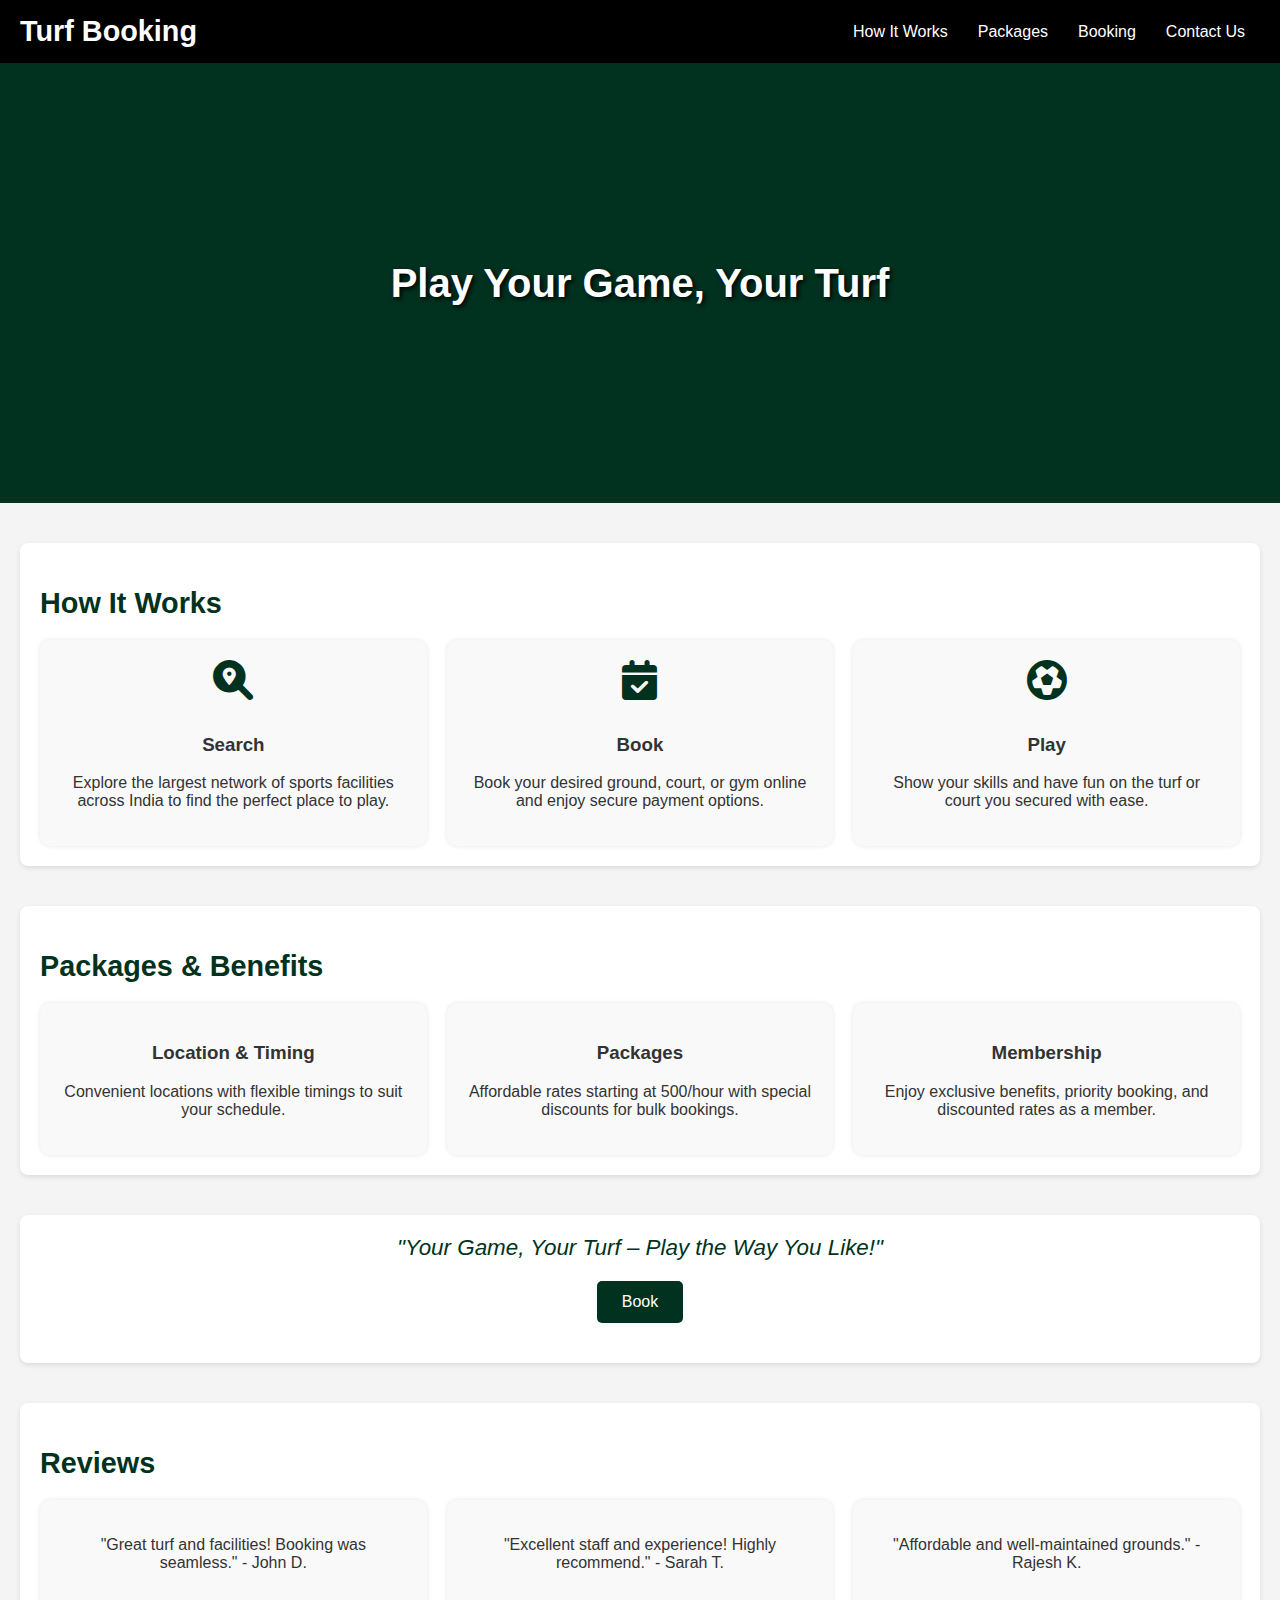
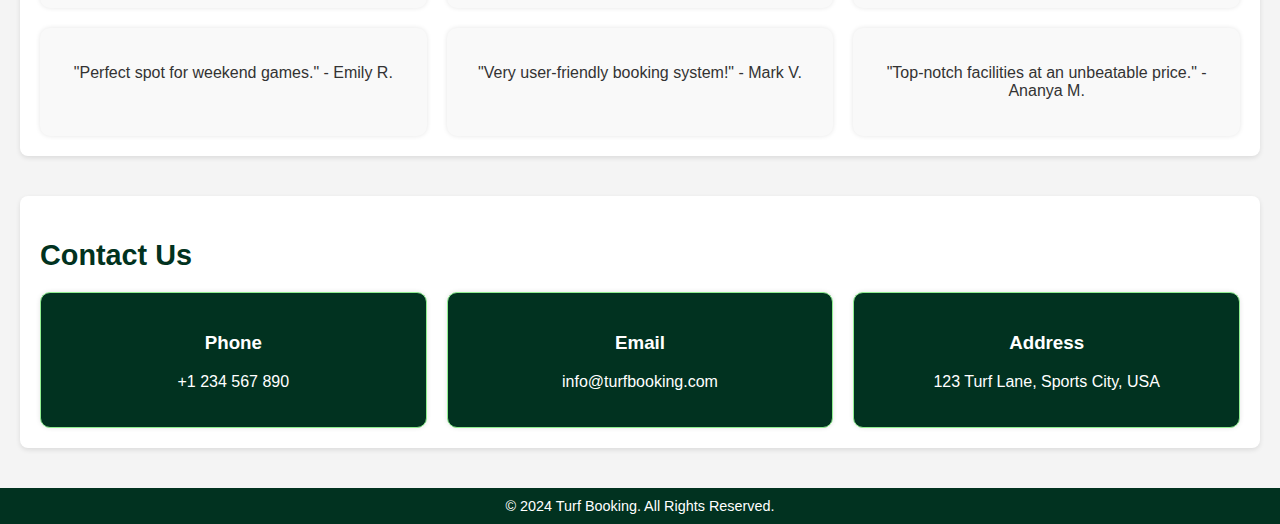
<file: index.html>
<!DOCTYPE html>
<html lang="en">
<head>
    <meta charset="UTF-8">
    <meta name="viewport" content="width=device-width, initial-scale=1.0">
    <title>Turf Booking Website</title>
    <link href="https://cdnjs.cloudflare.com/ajax/libs/font-awesome/6.0.0-beta3/css/all.min.css" rel="stylesheet">
    <style>
        body {
            font-family: Arial, sans-serif;
            margin: 0;
            padding: 0;
            background-color: #f4f4f4;
            color: #333;
        }

        header {
            background-color: #000000;
            color: white;
            padding: 15px 20px;
            display: flex;
            justify-content: space-between;
            align-items: center;
        }

        header h1 {
            margin: 0;
            font-size: 1.8em;
        }

        nav ul {
            list-style: none;
            margin: 0;
            padding: 0;
            display: flex;
        }

        nav ul li {
            margin: 0 15px;
        }

        nav ul li a {
            text-decoration: none;
            color: white;
            font-size: 1em;
            transition: color 0.3s;
        }

        nav ul li a:hover {
            color: #90ee90;
        }

        .hero {
            background: #013220;
            height: 400px;
            display: flex;
            justify-content: center;
            align-items: center;
            color: white;
            text-shadow: 2px 2px 5px black;
            font-size: 2.5em;
            font-weight: bold;
            text-align: center;
            padding: 20px;
            margin-bottom: 40px;
        }

        .container {
            padding: 20px;
            max-width: 1200px;
            margin: auto;
            background: white;
            border-radius: 8px;
            box-shadow: 0 2px 5px rgba(0, 0, 0, 0.1);
            margin-bottom: 40px;
        }

        h2 {
            color: #013220;
            margin-bottom: 20px;
            font-size: 1.8em;
        }

        .grid {
            display: grid;
            grid-template-columns: repeat(auto-fit, minmax(300px, 1fr));
            gap: 20px;
        }

        .grid div {
            background-color: #f9f9f9;
            padding: 20px;
            border-radius: 10px;
            box-shadow: 0 0 5px rgba(0, 0, 0, 0.1);
            text-align: center;
        }

        .grid div i {
            font-size: 2.5em;
            color: #013220;
            margin-bottom: 15px;
        }

        .grid.contact-grid div {
            background-color: #013220;
            color: white;
            border: 1px solid #90ee90;
        }

        .reviews-slider {
            margin: 40px 0;
        }

        .reviews-slider .review {
            background-color: #f9f9f9;
            padding: 20px;
            border-radius: 10px;
            box-shadow: 0 0 5px rgba(0, 0, 0, 0.1);
            text-align: center;
        }

        button {
            display: block;
            width: fit-content;
            margin: 20px auto;
            padding: 12px 25px;
            background-color: #013220;
            color: white;
            border: none;
            border-radius: 5px;
            cursor: pointer;
            font-size: 1em;
            transition: background-color 0.3s;
        }

        button:hover {
            background-color: #045c40;
        }

        footer {
            background-color: #013220;
            color: white;
            text-align: center;
            padding: 10px 20px;
            margin-top: 20px;
            font-size: 0.9em;
        }

        .quote {
            font-style: italic;
            text-align: center;
            color: #013220;
            font-size: 1.4em;
            margin-bottom: 20px;
        }

        .book-section {
            margin-bottom: 40px;
        }
    </style>
    <script>
        function goToSection(sectionId) {
            document.getElementById(sectionId).scrollIntoView({ behavior: 'smooth' });
        }

        function goToBookingPage() {
            window.location.href = 'booking.html';
        }
    </script>
</head>
<body>
    <header>
        <h1>Turf Booking</h1>
        <nav>
            <ul>
                <li><a href="javascript:goToSection('how-it-works')">How It Works</a></li>
                <li><a href="javascript:goToSection('packages')">Packages</a></li>
                <li><a href="javascript:goToSection('booking')">Booking</a></li>
                <li><a href="javascript:goToSection('contact-us')">Contact Us</a></li>
            </ul>
        </nav>
    </header>

    <div class="hero">Play Your Game, Your Turf</div>

    <div id="how-it-works" class="container">
        <h2>How It Works</h2>
        <div class="grid">
            <div>
                <i class="fas fa-search-location"></i>
                <h3>Search</h3>
                <p>Explore the largest network of sports facilities across India to find the perfect place to play.</p>
            </div>
            <div>
                <i class="fas fa-calendar-check"></i>
                <h3>Book</h3>
                <p>Book your desired ground, court, or gym online and enjoy secure payment options.</p>
            </div>
            <div>
                <i class="fas fa-futbol"></i>
                <h3>Play</h3>
                <p>Show your skills and have fun on the turf or court you secured with ease.</p>
            </div>
        </div>
    </div>

    <div id="packages" class="container">
        <h2>Packages & Benefits</h2>
        <div class="grid">
            <div>
                <h3>Location & Timing</h3>
                <p>Convenient locations with flexible timings to suit your schedule.</p>
            </div>
            <div>
                <h3>Packages</h3>
                <p>Affordable rates starting at 500/hour with special discounts for bulk bookings.</p>
            </div>
            <div>
                <h3>Membership</h3>
                <p>Enjoy exclusive benefits, priority booking, and discounted rates as a member.</p>
            </div>
        </div>
    </div>

    <div id="booking" class="container book-section">
        
        <div class="quote">
            "Your Game, Your Turf – Play the Way You Like!"
        </div>
        <button onclick="goToBookingPage()">Book </button>
        
    </div>
    <script>
        function goToBookingPage() {
            window.location.href = 'file:///C:/Users/elcot/Desktop/project%2021st/login.html';
    
        }
    </script>

    <div class="container">
        <h2>Reviews</h2>
        <div class="grid">
            <div class="review">
                <p>"Great turf and facilities! Booking was seamless." - John D.</p>
            </div>
            <div class="review">
                <p>"Excellent staff and experience! Highly recommend." - Sarah T.</p>
            </div>
            <div class="review">
                <p>"Affordable and well-maintained grounds." - Rajesh K.</p>
            </div>
            <div class="review">
                <p>"Perfect spot for weekend games." - Emily R.</p>
            </div>
            <div class="review">
                <p>"Very user-friendly booking system!" - Mark V.</p>
            </div>
            <div class="review">
                <p>"Top-notch facilities at an unbeatable price." - Ananya M.</p>
            </div>
        </div>
    </div>

    <div id="contact-us" class="container">
        <h2>Contact Us</h2>
        <div class="grid contact-grid">
            <div>
                <h3>Phone</h3>
                <p>+1 234 567 890</p>
            </div>
            <div>
                <h3>Email</h3>
                <p>info@turfbooking.com</p>
            </div>
            <div>
                <h3>Address</h3>
                <p>123 Turf Lane, Sports City, USA</p>
            </div>
        </div>
    </div>

    <footer>
        &copy; 2024 Turf Booking. All Rights Reserved.
    </footer>
</body>
</html>
</file>
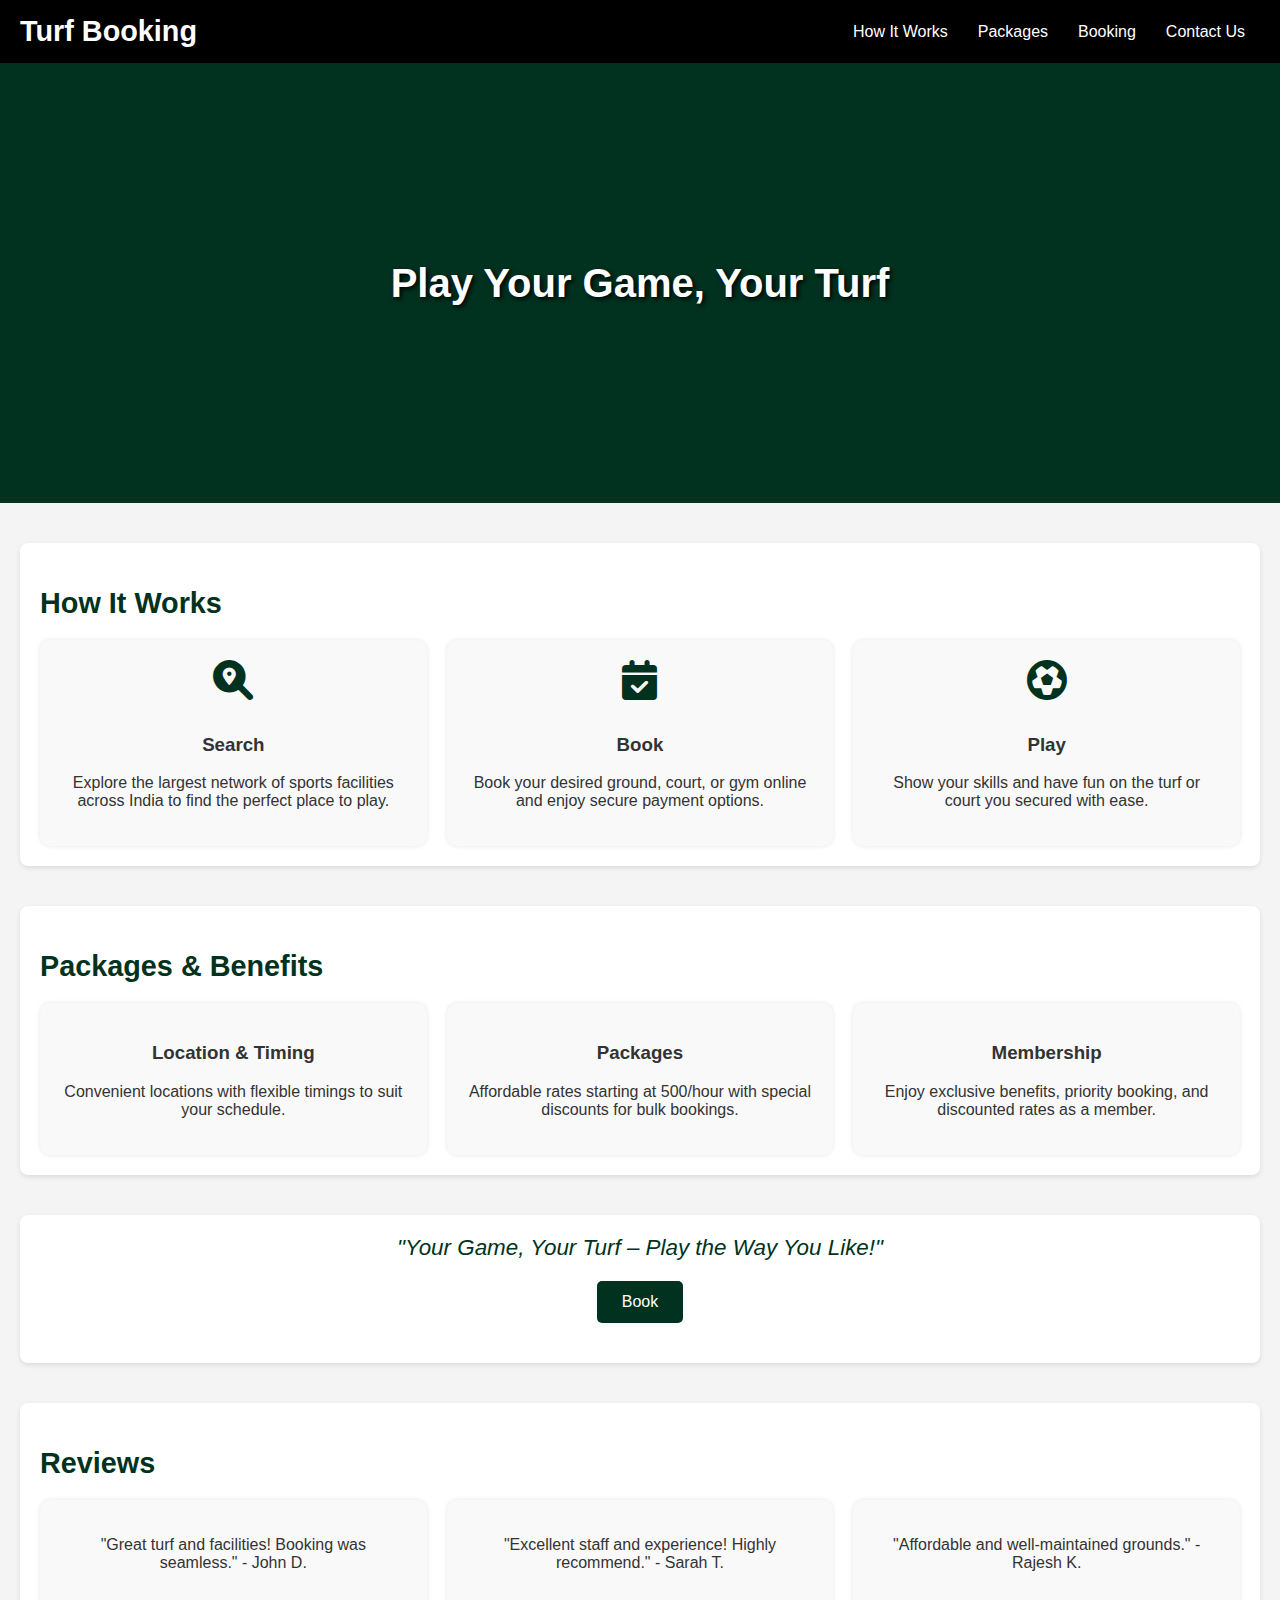
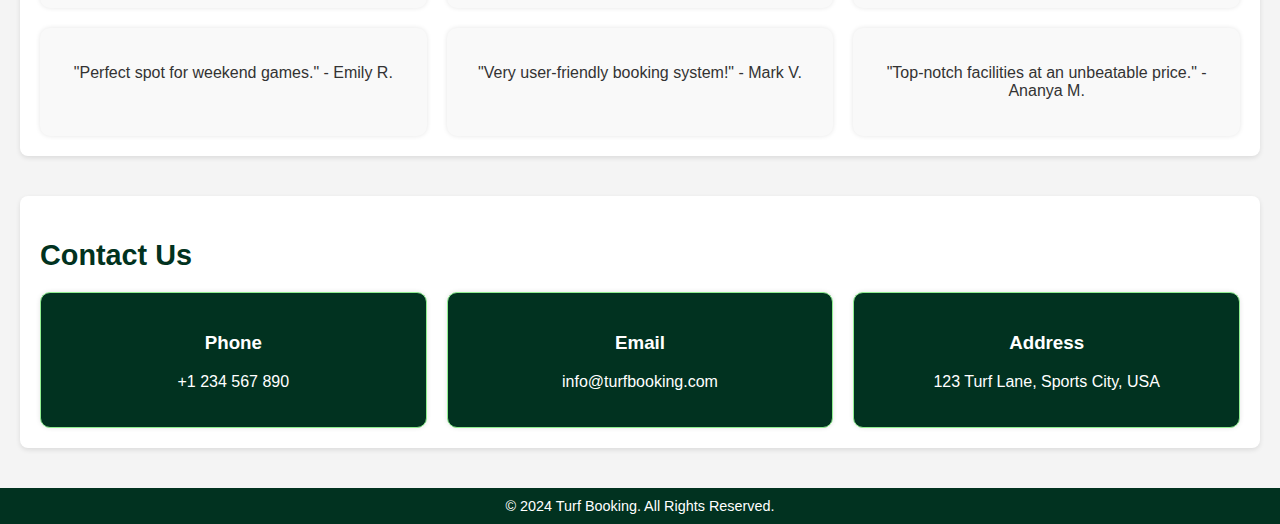
<file: project 21st/index.html>
<!DOCTYPE html>
<html lang="en">
<head>
    <meta charset="UTF-8">
    <meta name="viewport" content="width=device-width, initial-scale=1.0">
    <title>Turf Booking Website</title>
    <link href="https://cdnjs.cloudflare.com/ajax/libs/font-awesome/6.0.0-beta3/css/all.min.css" rel="stylesheet">
    <style>
        body {
            font-family: Arial, sans-serif;
            margin: 0;
            padding: 0;
            background-color: #f4f4f4;
            color: #333;
        }

        header {
            background-color: #000000;
            color: white;
            padding: 15px 20px;
            display: flex;
            justify-content: space-between;
            align-items: center;
        }

        header h1 {
            margin: 0;
            font-size: 1.8em;
        }

        nav ul {
            list-style: none;
            margin: 0;
            padding: 0;
            display: flex;
        }

        nav ul li {
            margin: 0 15px;
        }

        nav ul li a {
            text-decoration: none;
            color: white;
            font-size: 1em;
            transition: color 0.3s;
        }

        nav ul li a:hover {
            color: #90ee90;
        }

        .hero {
            background: #013220;
            height: 400px;
            display: flex;
            justify-content: center;
            align-items: center;
            color: white;
            text-shadow: 2px 2px 5px black;
            font-size: 2.5em;
            font-weight: bold;
            text-align: center;
            padding: 20px;
            margin-bottom: 40px;
        }

        .container {
            padding: 20px;
            max-width: 1200px;
            margin: auto;
            background: white;
            border-radius: 8px;
            box-shadow: 0 2px 5px rgba(0, 0, 0, 0.1);
            margin-bottom: 40px;
        }

        h2 {
            color: #013220;
            margin-bottom: 20px;
            font-size: 1.8em;
        }

        .grid {
            display: grid;
            grid-template-columns: repeat(auto-fit, minmax(300px, 1fr));
            gap: 20px;
        }

        .grid div {
            background-color: #f9f9f9;
            padding: 20px;
            border-radius: 10px;
            box-shadow: 0 0 5px rgba(0, 0, 0, 0.1);
            text-align: center;
        }

        .grid div i {
            font-size: 2.5em;
            color: #013220;
            margin-bottom: 15px;
        }

        .grid.contact-grid div {
            background-color: #013220;
            color: white;
            border: 1px solid #90ee90;
        }

        .reviews-slider {
            margin: 40px 0;
        }

        .reviews-slider .review {
            background-color: #f9f9f9;
            padding: 20px;
            border-radius: 10px;
            box-shadow: 0 0 5px rgba(0, 0, 0, 0.1);
            text-align: center;
        }

        button {
            display: block;
            width: fit-content;
            margin: 20px auto;
            padding: 12px 25px;
            background-color: #013220;
            color: white;
            border: none;
            border-radius: 5px;
            cursor: pointer;
            font-size: 1em;
            transition: background-color 0.3s;
        }

        button:hover {
            background-color: #045c40;
        }

        footer {
            background-color: #013220;
            color: white;
            text-align: center;
            padding: 10px 20px;
            margin-top: 20px;
            font-size: 0.9em;
        }

        .quote {
            font-style: italic;
            text-align: center;
            color: #013220;
            font-size: 1.4em;
            margin-bottom: 20px;
        }

        .book-section {
            margin-bottom: 40px;
        }
    </style>
    <script>
        function goToSection(sectionId) {
            document.getElementById(sectionId).scrollIntoView({ behavior: 'smooth' });
        }

        function goToBookingPage() {
            window.location.href = 'booking.html';
        }
    </script>
</head>
<body>
    <header>
        <h1>Turf Booking</h1>
        <nav>
            <ul>
                <li><a href="javascript:goToSection('how-it-works')">How It Works</a></li>
                <li><a href="javascript:goToSection('packages')">Packages</a></li>
                <li><a href="javascript:goToSection('booking')">Booking</a></li>
                <li><a href="javascript:goToSection('contact-us')">Contact Us</a></li>
            </ul>
        </nav>
    </header>

    <div class="hero">Play Your Game, Your Turf</div>

    <div id="how-it-works" class="container">
        <h2>How It Works</h2>
        <div class="grid">
            <div>
                <i class="fas fa-search-location"></i>
                <h3>Search</h3>
                <p>Explore the largest network of sports facilities across India to find the perfect place to play.</p>
            </div>
            <div>
                <i class="fas fa-calendar-check"></i>
                <h3>Book</h3>
                <p>Book your desired ground, court, or gym online and enjoy secure payment options.</p>
            </div>
            <div>
                <i class="fas fa-futbol"></i>
                <h3>Play</h3>
                <p>Show your skills and have fun on the turf or court you secured with ease.</p>
            </div>
        </div>
    </div>

    <div id="packages" class="container">
        <h2>Packages & Benefits</h2>
        <div class="grid">
            <div>
                <h3>Location & Timing</h3>
                <p>Convenient locations with flexible timings to suit your schedule.</p>
            </div>
            <div>
                <h3>Packages</h3>
                <p>Affordable rates starting at 500/hour with special discounts for bulk bookings.</p>
            </div>
            <div>
                <h3>Membership</h3>
                <p>Enjoy exclusive benefits, priority booking, and discounted rates as a member.</p>
            </div>
        </div>
    </div>

    <div id="booking" class="container book-section">
        
        <div class="quote">
            "Your Game, Your Turf – Play the Way You Like!"
        </div>
        <button onclick="goToBookingPage()">Book </button>
        
    </div>
    <script>
        function goToBookingPage() {
            window.location.href = 'file:///C:/Users/elcot/Desktop/project%2021st/login.html';
    
        }
    </script>

    <div class="container">
        <h2>Reviews</h2>
        <div class="grid">
            <div class="review">
                <p>"Great turf and facilities! Booking was seamless." - John D.</p>
            </div>
            <div class="review">
                <p>"Excellent staff and experience! Highly recommend." - Sarah T.</p>
            </div>
            <div class="review">
                <p>"Affordable and well-maintained grounds." - Rajesh K.</p>
            </div>
            <div class="review">
                <p>"Perfect spot for weekend games." - Emily R.</p>
            </div>
            <div class="review">
                <p>"Very user-friendly booking system!" - Mark V.</p>
            </div>
            <div class="review">
                <p>"Top-notch facilities at an unbeatable price." - Ananya M.</p>
            </div>
        </div>
    </div>

    <div id="contact-us" class="container">
        <h2>Contact Us</h2>
        <div class="grid contact-grid">
            <div>
                <h3>Phone</h3>
                <p>+1 234 567 890</p>
            </div>
            <div>
                <h3>Email</h3>
                <p>info@turfbooking.com</p>
            </div>
            <div>
                <h3>Address</h3>
                <p>123 Turf Lane, Sports City, USA</p>
            </div>
        </div>
    </div>

    <footer>
        &copy; 2024 Turf Booking. All Rights Reserved.
    </footer>
</body>
</html>
</file>
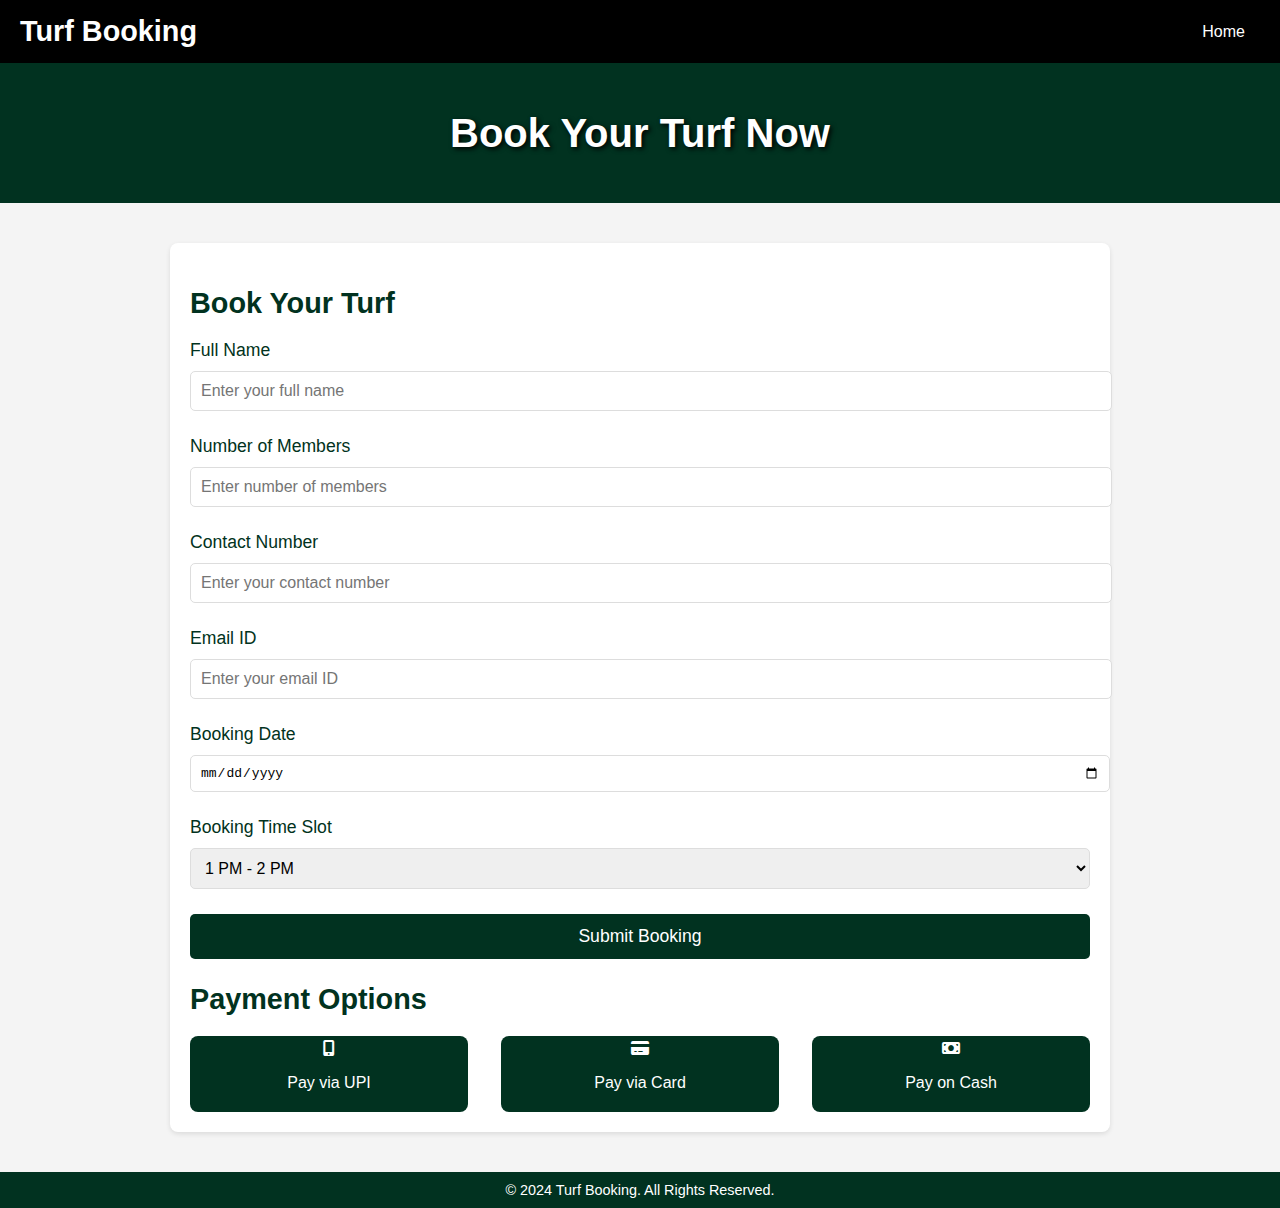
<file: login.html>
<!DOCTYPE html>
<html lang="en">
<head>
    <meta charset="UTF-8">
    <meta name="viewport" content="width=device-width, initial-scale=1.0">
    <title>Book Your Turf - Turf Booking Website</title>
    <link href="https://cdnjs.cloudflare.com/ajax/libs/font-awesome/6.0.0-beta3/css/all.min.css" rel="stylesheet">
    <style>
        body {
            font-family: Arial, sans-serif;
            margin: 0;
            padding: 0;
            background-color: #f4f4f4;
            color: #333;
        }

        header {
            background-color: #000000;
            color: white;
            padding: 15px 20px;
            display: flex;
            justify-content: space-between;
            align-items: center;
        }

        header h1 {
            margin: 0;
            font-size: 1.8em;
        }

        nav ul {
            list-style: none;
            margin: 0;
            padding: 0;
            display: flex;
        }

        nav ul li {
            margin: 0 15px;
        }

        nav ul li a {
            text-decoration: none;
            color: white;
            font-size: 1em;
            transition: color 0.3s;
        }

        nav ul li a:hover {
            color: #90ee90;
        }

        .hero {
            background: #013220;
            height: 100px;
            display: flex;
            justify-content: center;
            align-items: center;
            color: white;
            text-shadow: 2px 2px 5px black;
            font-size: 2.5em;
            font-weight: bold;
            text-align: center;
            padding: 20px;
            margin-bottom: 40px;
        }

        .container {
            padding: 20px;
            max-width: 900px;
            margin: auto;
            background: white;
            border-radius: 8px;
            box-shadow: 0 2px 5px rgba(0, 0, 0, 0.1);
            margin-bottom: 40px;
        }

        h2 {
            color: #013220;
            margin-bottom: 20px;
            font-size: 1.8em;
        }

        .form-group {
            margin-bottom: 20px;
        }

        .form-group label {
            font-size: 1.1em;
            margin-bottom: 5px;
            color: #013220;
            display: block;
        }

        .form-group input,
        .form-group select,
        .form-group textarea {
            width: 100%;
            padding: 10px;
            font-size: 1em;
            margin: 5px 0;
            border-radius: 5px;
            border: 1px solid #ddd;
        }

        .form-group input[type="date"] {
            padding: 9px;
        }

        .form-group button {
            width: 100%;
            padding: 12px;
            background-color: #013220;
            color: white;
            border: none;
            border-radius: 5px;
            font-size: 1.1em;
            cursor: pointer;
            transition: background-color 0.3s;
        }

        .form-group button:hover {
            background-color: #045c40;
        }

        .payment-options {
            display: flex;
            justify-content: space-between;
            margin-top: 10px;
        }

        .payment-option {
            background-color: #013220;
            color: white;
            padding: 4px;
            border-radius: 8px;
            text-align: center;
            cursor: pointer;
            width: 30%;
            transition: background-color 0.3s;
        }

        .payment-option:hover {
            background-color: #045c40;
        }

        footer {
            background-color: #013220;
            color: white;
            text-align: center;
            padding: 10px 20px;
            margin-top: 20px;
            font-size: 0.9em;
        }
    </style>
    <script>
        function submitBooking() {
            alert('Your booking has been confirmed!');
        }
    </script>
</head>
<body>
    <header>
        <h1>Turf Booking</h1>
        <nav>
            <ul>
                <li><a href="C:\Users\elcot\Desktop\project 21st\index.html">Home</a></li> 
                
            </ul>
        </nav>
    </header>
    

    <div class="hero">Book Your Turf Now</div>

    <div class="container">
        <h2>Book Your Turf</h2>
        <form id="booking-form" onsubmit="submitBooking(); return false;">
            <div class="form-group">
                <label for="name">Full Name</label>
                <input type="text" id="name" name="name" required placeholder="Enter your full name">
            </div>

            <div class="form-group">
                <label for="members">Number of Members</label>
                <input type="number" id="members" name="members" required placeholder="Enter number of members">
            </div>

            <div class="form-group">
                <label for="contact">Contact Number</label>
                <input type="tel" id="contact" name="contact" required placeholder="Enter your contact number">
            </div>

            <div class="form-group">
                <label for="email">Email ID</label>
                <input type="email" id="email" name="email" required placeholder="Enter your email ID">
            </div>

            <div class="form-group">
                <label for="date">Booking Date</label>
                <input type="date" id="date" name="date" required>
            </div>

            <div class="form-group">
                <label for="time">Booking Time Slot</label>
                <select id="time" name="time" required>
                    <option value="1pm-2pm">1 PM - 2 PM</option>
                    <option value="2pm-3pm">2 PM - 3 PM</option>
                    <option value="3pm-4pm">3 PM - 4 PM</option>
                    <option value="4pm-5pm">4 PM - 5 PM</option>
                    <option value="5pm-6pm">5 PM - 6 PM</option>
                    <option value="6pm-7pm">6 PM - 7 PM</option>
                    <option value="1pm-2pm">1 AM - 2 AM</option>
                    <option value="2pm-3pm">2 AM - 3 AM</option>
                    <option value="3pm-4pm">3 AM - 4 AM</option>
                    <option value="4pm-5pm">4 AM - 5 AM</option>
                    <option value="5pm-6pm">5 AM - 6 AM</option>
                    <option value="6pm-7pm">6 AM - 7 AM</option>
                </select>
            </div>

            <div class="form-group">
                <button type="submit">Submit Booking</button>
            </div>
        </form>

        <h2>Payment Options</h2>
        <div class="payment-options">
            <div class="payment-option" onclick="alert('UPI Payment method selected!')">
                <i class="fas fa-mobile-alt"></i>
                <p>Pay via UPI</p>
            </div>
            <div class="payment-option" onclick="alert('Card Payment method selected!')">
                <i class="fas fa-credit-card"></i>
                <p>Pay via Card</p>
            </div>
            <div class="payment-option" onclick="alert('Cash Payment method selected!')">
                <i class="fas fa-money-bill"></i>
                <p>Pay on Cash</p>
            </div>
        </div>
    </div>

    <footer>
        &copy; 2024 Turf Booking. All Rights Reserved.
    </footer>
</body>
</html>
</file>
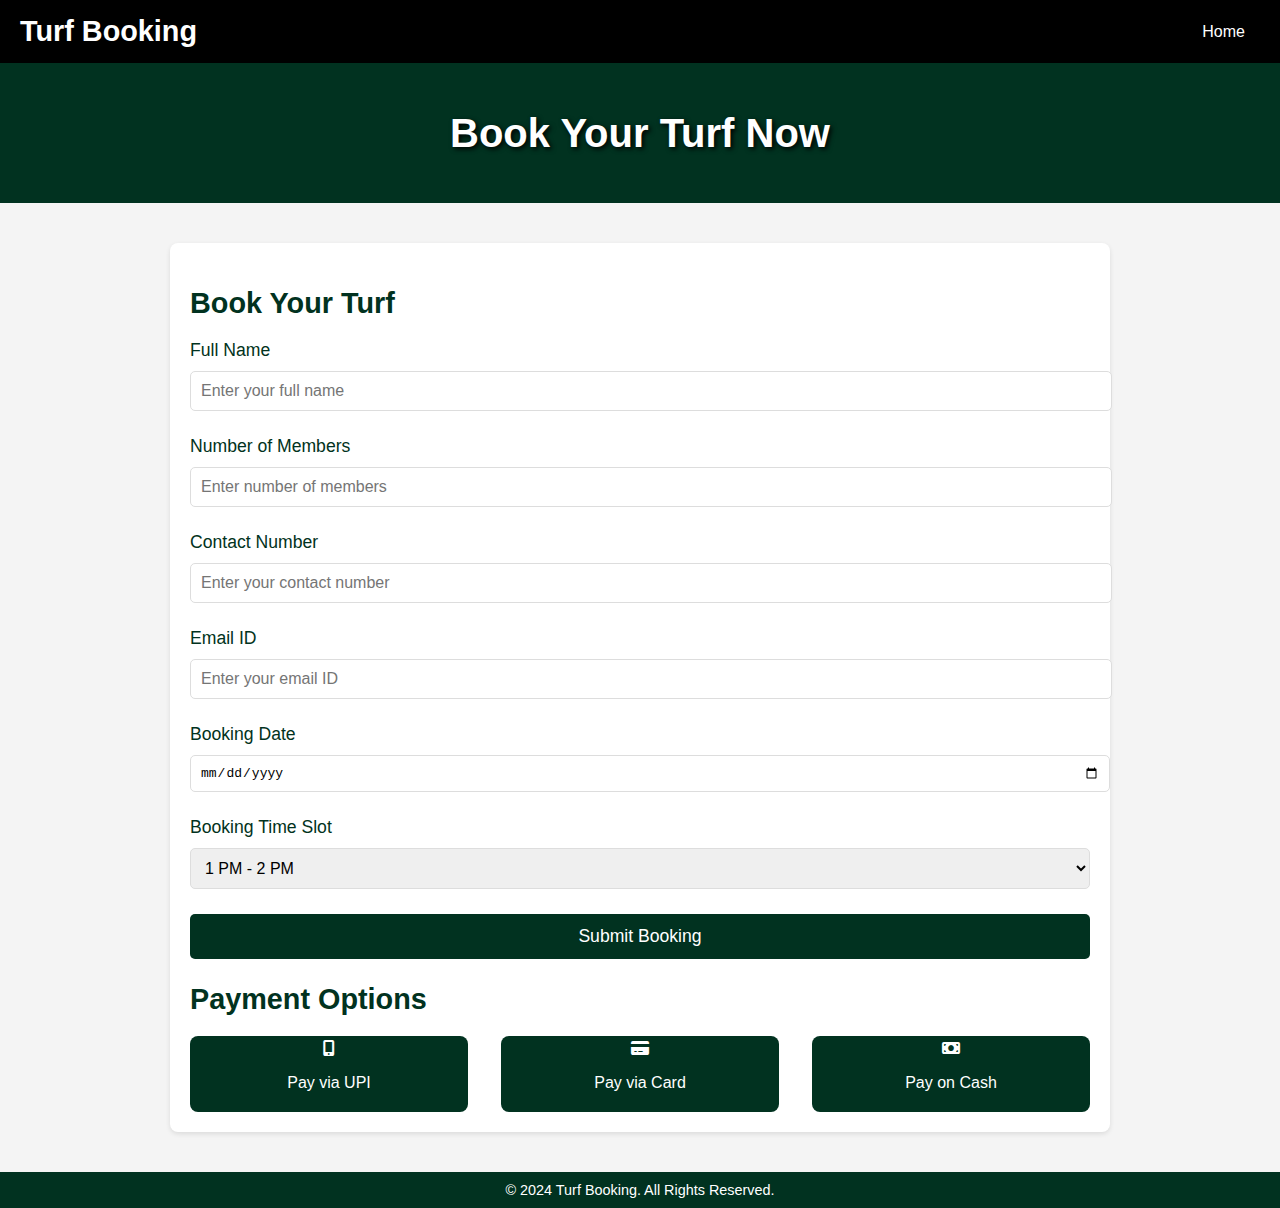
<file: LOGINfinal.html>
<!DOCTYPE html>
<html lang="en">
<head>
    <meta charset="UTF-8">
    <meta name="viewport" content="width=device-width, initial-scale=1.0">
    <title>Book Your Turf - Turf Booking Website</title>
    <link href="https://cdnjs.cloudflare.com/ajax/libs/font-awesome/6.0.0-beta3/css/all.min.css" rel="stylesheet">
    <style>
        body {
            font-family: Arial, sans-serif;
            margin: 0;
            padding: 0;
            background-color: #f4f4f4;
            color: #333;
        }

        header {
            background-color: #000000;
            color: white;
            padding: 15px 20px;
            display: flex;
            justify-content: space-between;
            align-items: center;
        }

        header h1 {
            margin: 0;
            font-size: 1.8em;
        }

        nav ul {
            list-style: none;
            margin: 0;
            padding: 0;
            display: flex;
        }

        nav ul li {
            margin: 0 15px;
        }

        nav ul li a {
            text-decoration: none;
            color: white;
            font-size: 1em;
            transition: color 0.3s;
        }

        nav ul li a:hover {
            color: #90ee90;
        }

        .hero {
            background: #013220;
            height: 100px;
            display: flex;
            justify-content: center;
            align-items: center;
            color: white;
            text-shadow: 2px 2px 5px black;
            font-size: 2.5em;
            font-weight: bold;
            text-align: center;
            padding: 20px;
            margin-bottom: 40px;
        }

        .container {
            padding: 20px;
            max-width: 900px;
            margin: auto;
            background: white;
            border-radius: 8px;
            box-shadow: 0 2px 5px rgba(0, 0, 0, 0.1);
            margin-bottom: 40px;
        }

        h2 {
            color: #013220;
            margin-bottom: 20px;
            font-size: 1.8em;
        }

        .form-group {
            margin-bottom: 20px;
        }

        .form-group label {
            font-size: 1.1em;
            margin-bottom: 5px;
            color: #013220;
            display: block;
        }

        .form-group input,
        .form-group select,
        .form-group textarea {
            width: 100%;
            padding: 10px;
            font-size: 1em;
            margin: 5px 0;
            border-radius: 5px;
            border: 1px solid #ddd;
        }

        .form-group input[type="date"] {
            padding: 9px;
        }

        .form-group button {
            width: 100%;
            padding: 12px;
            background-color: #013220;
            color: white;
            border: none;
            border-radius: 5px;
            font-size: 1.1em;
            cursor: pointer;
            transition: background-color 0.3s;
        }

        .form-group button:hover {
            background-color: #045c40;
        }

        .payment-options {
            display: flex;
            justify-content: space-between;
            margin-top: 10px;
        }

        .payment-option {
            background-color: #013220;
            color: white;
            padding: 4px;
            border-radius: 8px;
            text-align: center;
            cursor: pointer;
            width: 30%;
            transition: background-color 0.3s;
        }

        .payment-option:hover {
            background-color: #045c40;
        }

        footer {
            background-color: #013220;
            color: white;
            text-align: center;
            padding: 10px 20px;
            margin-top: 20px;
            font-size: 0.9em;
        }
    </style>
    <script>
        function submitBooking() {
            alert('Your booking has been confirmed!');
        }
    </script>
</head>
<body>
    <header>
        <h1>Turf Booking</h1>
        <nav>
            <ul>
                <li><a href="C:\Users\ASUS\Desktop\lavanya\indexmainfinnal.html">Home</a></li>
                
            </ul>
        </nav>
    </header>

    <div class="hero">Book Your Turf Now</div>

    <div class="container">
        <h2>Book Your Turf</h2>
        <form id="booking-form" onsubmit="submitBooking(); return false;">
            <div class="form-group">
                <label for="name">Full Name</label>
                <input type="text" id="name" name="name" required placeholder="Enter your full name">
            </div>

            <div class="form-group">
                <label for="members">Number of Members</label>
                <input type="number" id="members" name="members" required placeholder="Enter number of members">
            </div>

            <div class="form-group">
                <label for="contact">Contact Number</label>
                <input type="tel" id="contact" name="contact" required placeholder="Enter your contact number">
            </div>

            <div class="form-group">
                <label for="email">Email ID</label>
                <input type="email" id="email" name="email" required placeholder="Enter your email ID">
            </div>

            <div class="form-group">
                <label for="date">Booking Date</label>
                <input type="date" id="date" name="date" required>
            </div>

            <div class="form-group">
                <label for="time">Booking Time Slot</label>
                <select id="time" name="time" required>
                    <option value="1pm-2pm">1 PM - 2 PM</option>
                    <option value="2pm-3pm">2 PM - 3 PM</option>
                    <option value="3pm-4pm">3 PM - 4 PM</option>
                    <option value="4pm-5pm">4 PM - 5 PM</option>
                    <option value="5pm-6pm">5 PM - 6 PM</option>
                    <option value="6pm-7pm">6 PM - 7 PM</option>
                    <option value="1pm-2pm">1 AM - 2 AM</option>
                    <option value="2pm-3pm">2 AM - 3 AM</option>
                    <option value="3pm-4pm">3 AM - 4 AM</option>
                    <option value="4pm-5pm">4 AM - 5 AM</option>
                    <option value="5pm-6pm">5 AM - 6 AM</option>
                    <option value="6pm-7pm">6 AM - 7 AM</option>
                </select>
            </div>

            <div class="form-group">
                <button type="submit">Submit Booking</button>
            </div>
        </form>

        <h2>Payment Options</h2>
        <div class="payment-options">
            <div class="payment-option" onclick="alert('UPI Payment method selected!')">
                <i class="fas fa-mobile-alt"></i>
                <p>Pay via UPI</p>
            </div>
            <div class="payment-option" onclick="alert('Card Payment method selected!')">
                <i class="fas fa-credit-card"></i>
                <p>Pay via Card</p>
            </div>
            <div class="payment-option" onclick="alert('Cash Payment method selected!')">
                <i class="fas fa-money-bill"></i>
                <p>Pay on Cash</p>
            </div>
        </div>
    </div>

    <footer>
        &copy; 2024 Turf Booking. All Rights Reserved.
    </footer>
</body>
</html>
</file>
